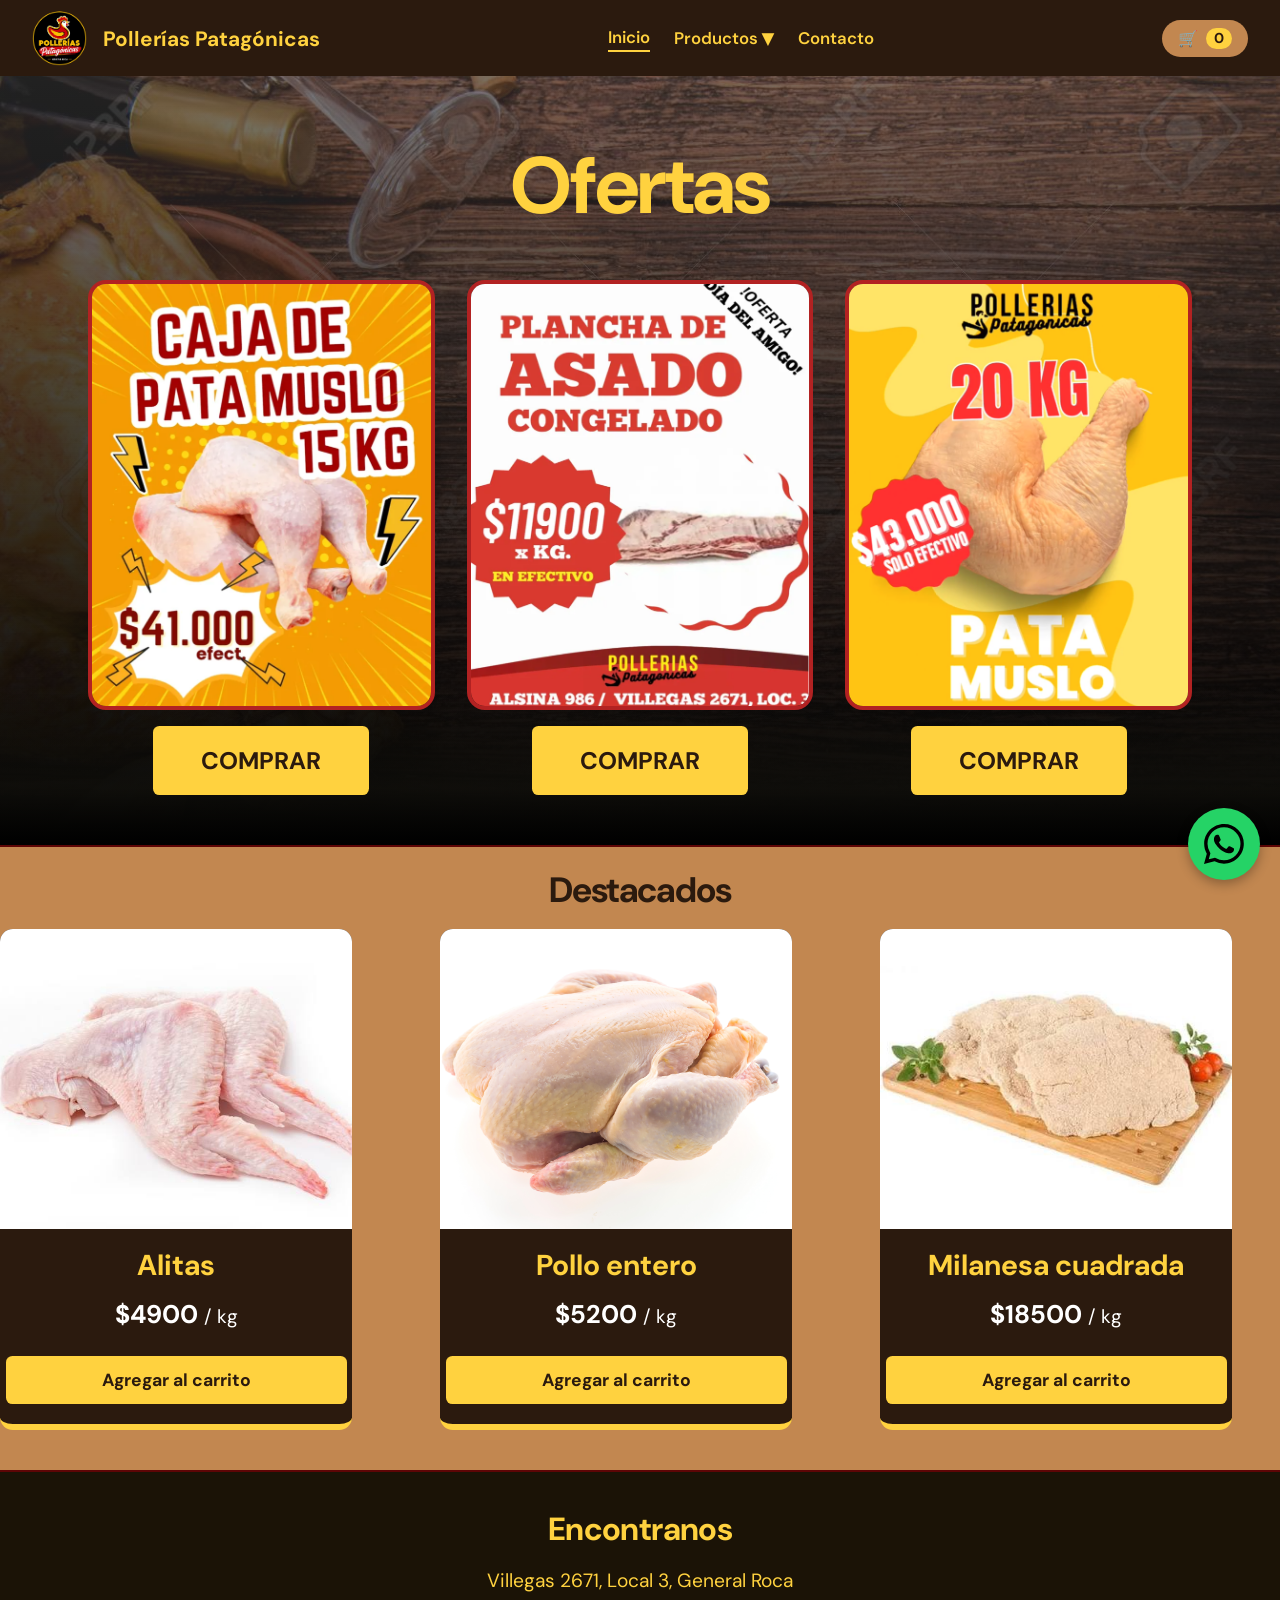
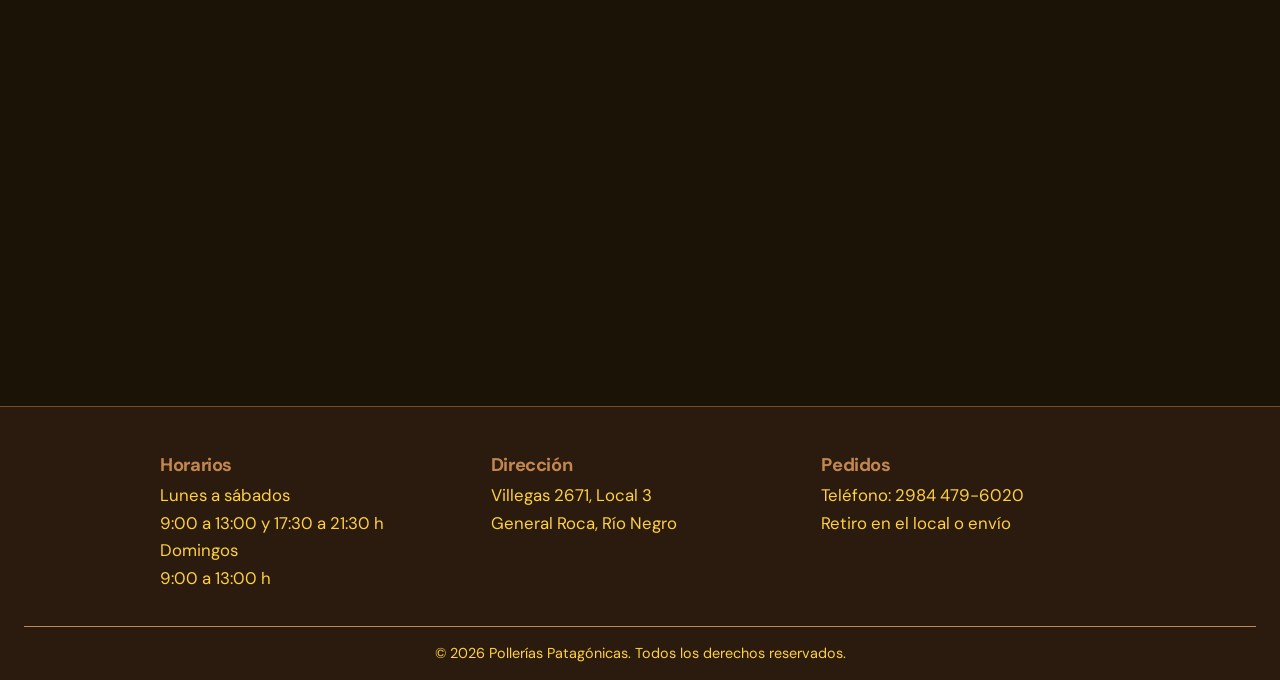
<file: index.html>
<!DOCTYPE html>
<html lang="es">

<head>
  <meta charset="UTF-8">
  <meta name="viewport" content="width=device-width, initial-scale=1.0">
  <title>Pollerias Patagónicas</title>
  <link rel="stylesheet" href="./estilo.css">
  <link rel="stylesheet" href="./inicio.css">
  <link rel="stylesheet" href="./nav/carrito/carrito.css">
  <link rel="icon" href="./img/logo.png" type="image/png">
</head>

<body>

  <a class="wsp-flotante" href="https://wa.me/5492984796020" target="_blank" rel="noopener"
    aria-label="Escribinos por WhatsApp"><img src="./img/whatsapp.svg" alt="WhatsApp" width="40"></a>

  <header class="header">
    <a href="#" class="marca">
      <img src="./img/logo.png" alt="Logo de Pollerías Patagónicas">
      <span>Pollerías Patagónicas</span>
    </a>
    <!-- Enlaces -->
    <nav class="menu" id="menu-principal">
      <a href="./index.html" class="menu-activo">Inicio</a>

      <div class="menu-desplegable">
        <a href="./nav/productos/productos.html" id="link-productos">Productos <span class="flecha-mobile">▼</span></a>
        
        <div class="submenu" id="submenu-productos">
          <a href="./nav/productos/productos.html" class="destacado-todos">Todos los productos</a>
          <a href="./nav/productos/productos.html?categoria=Pollo fresco">Pollo fresco</a>
          <a href="./nav/productos/productos.html?categoria=Milanesas">Milanesas</a>
          <a href="./nav/productos/productos.html?categoria=Especialidades">Especialidades</a>
          <a href="./nav/productos/productos.html?categoria=Rebozados">Rebozados</a>
          <a href="./nav/productos/productos.html?categoria=Congelados">Congelados</a>
          <a href="./nav/productos/productos.html?categoria=Cajas por mayor">Cajas por mayor</a>
          <a href="./nav/productos/productos.html?categoria=Vegetales">Vegetales</a>
          <a href="./nav/productos/productos.html?categoria=Frutas">Frutas</a>
        </div>
      </div>

      <a href="./nav/contactos/contacto.html">Contacto</a>
    </nav>
    <!-- Controles -->
    <div class="controles">
      <button class="btn-carrito" id="btn-carrito">
        🛒 <span class="badge" id="contador-carrito">0</span>
      </button>
      <button class="btn-menu" id="btn-menu">☰</button>
    </div>
  </header>

  <div class="portada">
    <main>
      <section class="hero">
      </section>
    </main>

    <div class="contenedor-productos">
      <h2 id="titulo-seccion">Ofertas</h2>

      <!-- SECCIÓN OFERTAS -->
      <section class="ofertas seccion-carrusel activa" id="seccion-ofertas">

        <article class="oferta">
          <img src="./img/oferta.png" alt="Caja Pata Muslo 15 kg">
          <button class="btn-agregar"
            onclick="window.agregarAlCarrito({id: 79, nombre: 'Caja Pata Muslo 15 KG (Efectivo)', precio: 41000, unidad: 'caja', img: './img/oferta.png'})">COMPRAR</button>
        </article>

        <article class="oferta">
          <img src="./img/oferta2.png" alt="Plancha de Asado">
          <button class="btn-agregar"
            onclick="window.agregarAlCarrito({id: 80, nombre: 'Plancha de Asado Congelado (Efectivo)', precio: 11900, unidad: 'kg', img: './img/oferta2.png'})">COMPRAR</button>
        </article>

        <article class="oferta">
          <img src="./img/oferta3.png" alt="Pata Muslo 20 kg">
          <button class="btn-agregar"
            onclick="window.agregarAlCarrito({id: 81, nombre: 'Pata Muslo 20 KG (Efectivo)', precio: 43000, unidad: 'caja', img: './img/oferta3.png'})">COMPRAR</button>
        </article>

      </section>

      <!-- SECCIÓN COMBOS -->
      <section class="ofertas seccion-carrusel activa" id="seccion-combos">

        <article class="oferta">
          <img src="./img/Combo mila express2.jpg" alt="Combo Mila Express">
          <button class="btn-agregar"
            onclick="window.agregarAlCarrito({id: 76, nombre: 'Combo Mila Express', precio: 14500, unidad: 'combo', img: './img/Combo mila express2.jpg'})">COMPRAR</button>
        </article>

        <article class="oferta">
          <img src="./img/Combo Freezer_ Pollo y Milanesa2.png" alt="Combo Freezer">
          <button class="btn-agregar"
            onclick="window.agregarAlCarrito({id: 77, nombre: 'Combo Freezer', precio: 28900, unidad: 'combo', img: './img/Combo Freezer_ Pollo y Milanesa2.png'})">COMPRAR</button>
        </article>

        <article class="oferta">
          <img src="./img/Combo marino de medallones crujientes2.png" alt="Combo Marino">
          <button class="btn-agregar"
            onclick="window.agregarAlCarrito({id: 78, nombre: 'Combo Marino', precio: 16900, unidad: 'combo', img: './img/Combo marino de medallones crujientes2.png'})">COMPRAR</button>
        </article>

      </section>
    </div>
  </div>

  <!-- BANNER DE PEDIDOS / CARRUSEL -->
  <section class="banner-pedidos banner-tienda" id="pedido">
    <h2>Destacados</h2>
    <div class="carrusel-tienda">
      <div class="grilla-tienda" id="contenedor-destacados"></div>
    </div>
  </section>

  <section class="ubicacion" id="contacto">
    <h2>Encontranos</h2>
    <p>Villegas 2671, Local 3, General Roca</p>
    <div class="mapa-recorte">
      <iframe src="https://www.google.com/maps/d/embed?mid=1s2DN_2YRrDKorl7WHrtTw4out-qkY5c&ehbc=2E312F" loading="lazy"
        allowfullscreen></iframe>
    </div>
  </section>

  <footer class="footer">
    <section class="info">
      <div>
        <h2>Horarios</h2>
        <p>Lunes a sábados</p>
        <p>9:00 a 13:00 y 17:30 a 21:30 h</p>
        <p>Domingos</p>
        <p>9:00 a 13:00 h</p>
      </div>
      <div>
        <h2>Dirección</h2>
        <p>Villegas 2671, Local 3</p>
        <p>General Roca, Río Negro</p>
      </div>
      <div>
        <h2>Pedidos</h2>
        <p>Teléfono: 2984 479-6020</p>
        <p>Retiro en el local o envío</p>
      </div>
    </section>
    <div class="footer-final">
      <p>© 2026 Pollerías Patagónicas. Todos los derechos reservados.</p>
    </div>
  </footer>

  <!-- ========== MÓDULO DEL CARRITO ========== -->
  <div class="overlay" id="overlay"></div>
  <div class="sidebar-carrito" id="sidebar-carrito">
    <div class="carrito-header">
      <h2>Mi Pedido</h2>
      <button class="btn-cerrar" id="btn-cerrar-carrito">&times;</button>
    </div>
    <!-- PASO 1: LISTA DE PRODUCTOS -->
    <div id="paso-productos" style="display: flex; flex-direction: column; flex: 1; overflow: hidden;">
      <div class="carrito-body" id="carrito-body">
        <div class="carrito-vacio">El carrito está vacío</div>
      </div>
      <div class="carrito-footer">
        <div id="mensaje-error"
          style="color: red; font-size: 0.9rem; text-align: center; display: none; margin-bottom: 0.5rem;">
          El carrito está vacío. Agregá productos primero.
        </div>
        <div class="total-carrito">
          <span>Subtotal:</span>
          <span id="precio-subtotal">$0</span>
        </div>
        <button class="btn btn-comprar" id="btn-continuar-compra">Siguiente: Datos de envío</button>
      </div>
    </div>
    <!-- PASO 2: FORMULARIO DE ENVÍO -->
    <div id="paso-checkout" style="display: none; flex-direction: column; flex: 1; overflow: hidden;">
      <div class="carrito-body" style="display: flex; flex-direction: column; gap: 1rem;">
        <h3 style="color: var(--marron); margin: 0;">Completá tus datos</h3>
        <div class="form-grupo">
          <label>Nombre y Apellido</label>
          <input type="text" id="form-nombre" placeholder="Ej: Juan Pérez" required>
        </div>
        <div class="form-grupo">
          <label>Dirección de Envío o "Retiro por local"</label>
          <input type="text" id="form-direccion" placeholder="Ej: San Martín 123" required>
        </div>
        <div class="form-grupo">
          <label>Aclaraciones (Opcional)</label>
          <input type="text" id="form-notas" placeholder="Ej: Timbre 2, sin sal...">
        </div>
        <div class="form-grupo" style="margin-top: 0.5rem;">
          <label for="selector-pago">Medio de pago:</label>
          <select id="selector-pago">
            <option value="efectivo">Efectivo (5% OFF)</option>
            <option value="transferencia">Transferencia / Tarjeta</option>
          </select>
        </div>
      </div>
      <div class="carrito-footer">
        <div class="descuento-carrito" id="fila-descuento" style="display: none;">
          <span>Descuento (5%)</span>
          <span id="precio-descuento">$0</span>
        </div>
        <div class="total-carrito">
          <span>Total Final:</span>
          <span id="precio-total">$0</span>
        </div>
        <button class="btn btn-comprar" id="btn-finalizar-compra" style="margin-bottom: 0.5rem;">Enviar pedido por
          WhatsApp</button>
        <button class="btn-secundario" id="btn-volver-carrito">Volver a los productos</button>
      </div>
    </div>
  </div>

  <!-- SCRIPT ORDENADO: Primero el carrito, después el inicio -->
  <script src="./nav/carrito/carrito.js"></script>
  <script src="./inicio.js"></script>
  <script src="./nav/menu.js"></script>
</body>

</html>
</file>
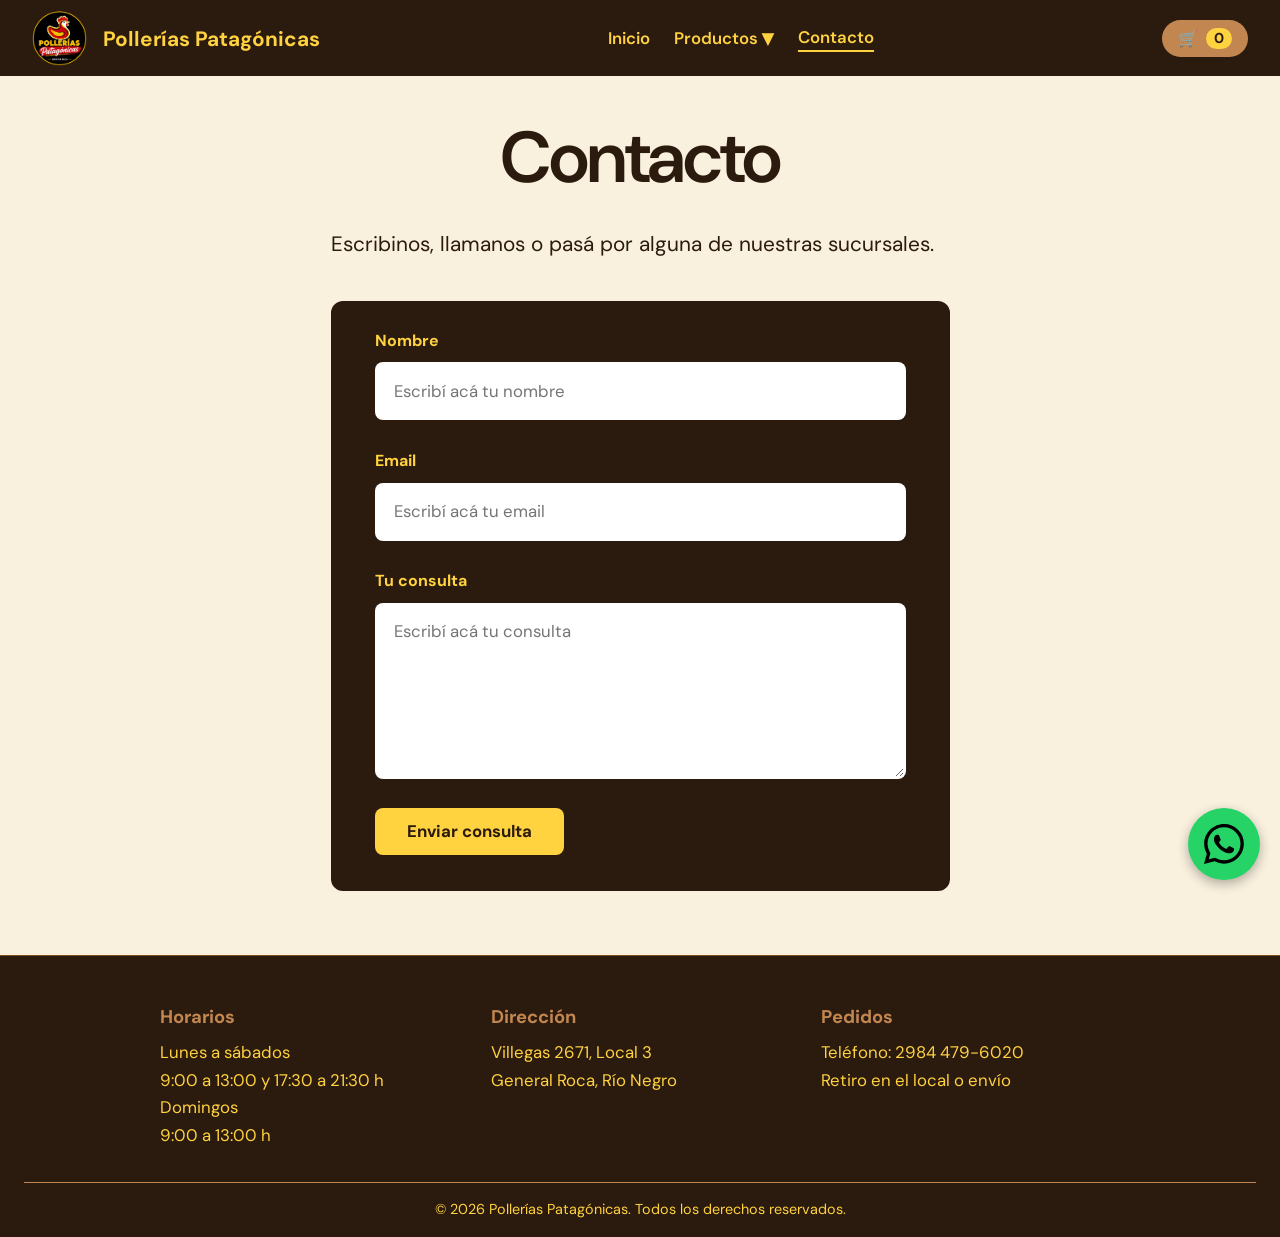
<file: nav/contactos/contacto.html>
<!DOCTYPE html>
<html lang="es">

<head>
    <meta charset="UTF-8">
    <meta name="viewport" content="width=device-width, initial-scale=1.0">
    <title>Contacto | Pollerías Patagónicas</title>
    <link rel="preconnect" href="https://fonts.googleapis.com">
    <link rel="preconnect" href="https://fonts.gstatic.com" crossorigin>
    <link href="https://fonts.googleapis.com/css2?family=DM+Sans:wght@400;700&display=swap" rel="stylesheet">
    <link rel="stylesheet" href="../../estilo.css">
    <link rel="stylesheet" href="./contacto.css">
    <link rel="stylesheet" href="../carrito/carrito.css">
    <link rel="icon" href="../../img/logo.png" type="image/png">
</head>

<body>

    <a class="wsp-flotante" href="https://wa.me/5492984796020" target="_blank" rel="noopener"
        aria-label="Escribinos por WhatsApp"><img src="../../img/whatsapp.svg" alt="WhatsApp" width="40"></a>

    <header class="header">
    <a href="../../index.html" class="marca">
      <img src="../../img/logo.png" alt="Logo">
      <span>Pollerías Patagónicas</span>
    </a>

    <!-- Enlaces -->
    <nav class="menu" id="menu-principal">
      <a href="../../index.html">Inicio</a>

      <div class="menu-desplegable">
        <a href="../../nav/productos/productos.html" id="link-productos">Productos <span class="flecha-mobile">▼</span></a>
        
        <div class="submenu" id="submenu-productos">
          <a href="../../nav/productos/productos.html" class="destacado-todos">Todos los productos</a>
          <a href="../../nav/productos/productos.html?categoria=Pollo fresco">Pollo fresco</a>
          <a href="../../nav/productos/productos.html?categoria=Milanesas">Milanesas</a>
          <a href="../../nav/productos/productos.html?categoria=Especialidades">Especialidades</a>
          <a href="../../nav/productos/productos.html?categoria=Rebozados">Rebozados</a>
          <a href="../../nav/productos/productos.html?categoria=Congelados">Congelados</a>
          <a href="../../nav/productos/productos.html?categoria=Cajas por mayor">Cajas por mayor</a>
          <a href="../../nav/productos/productos.html?categoria=Vegetales">Vegetales</a>
          <a href="../../nav/productos/productos.html?categoria=Frutas">Frutas</a>
        </div>
      </div>

      <a href="../../nav/contactos/contacto.html" class="menu-activo">Contacto</a>
    </nav>

    <!-- Controles -->
    <div class="controles">
      <button class="btn-carrito" id="btn-carrito">
        🛒 <span class="badge" id="contador-carrito">0</span>
      </button>
      <button class="btn-menu" id="btn-menu">☰</button>
    </div>
  </header>
  
    <main>

        <section class="contacto-hero wrap">
            <h1>Contacto</h1>
            <p class="tag">Escribinos, llamanos o pasá por alguna de nuestras sucursales.</p>
        </section>

        <section class="contacto-form" id="formulario">
            <div class="wrap-formulario">
                <form id="form-contacto" novalidate>
                    <div class="mb-3">
                        <label for="nombre" class="form-label">Nombre</label>
                        <input type="text" class="form-control" id="nombre" name="nombre"
                            placeholder="Escribí acá tu nombre" autocomplete="name" required>
                        <span class="error-feedback" id="error-nombre" aria-live="polite"></span>
                    </div>
                    <div class="mb-3">
                        <label for="email-consulta" class="form-label">Email</label>
                        <input type="email" class="form-control" id="email-consulta" name="email"
                            placeholder="Escribí acá tu email" autocomplete="email" inputmode="email" required>
                        <span class="error-feedback" id="error-email" aria-live="polite"></span>
                    </div>
                    <div class="mb-3">
                        <label for="consulta" class="form-label">Tu consulta</label>
                        <textarea class="form-control" id="consulta" name="consulta" rows="5"
                            placeholder="Escribí acá tu consulta" required></textarea>
                        <span class="error-feedback" id="error-consulta" aria-live="polite"></span>
                    </div>
                    <button type="submit" class="btn-solid">Enviar consulta</button>
                    <p id="estado" role="status" aria-live="polite"></p>
                </form>
            </div>
        </section>
    </main>

    <footer class="footer">
        <section class="info">
            <div>
                <h2>Horarios</h2>
                <p>Lunes a sábados</p>
                <p>9:00 a 13:00 y 17:30 a 21:30 h</p>
                <p>Domingos</p>
                <p>9:00 a 13:00 h</p>
            </div>
            <div>
                <h2>Dirección</h2>
                <p>Villegas 2671, Local 3</p>
                <p>General Roca, Río Negro</p>
            </div>
            <div>
                <h2>Pedidos</h2>
                <p>Teléfono: 2984 479-6020</p>
                <p>Retiro en el local o envío</p>
            </div>
        </section>
        <div class="footer-final">
            <p>© 2026 Pollerías Patagónicas. Todos los derechos reservados.</p>
        </div>
    </footer>

    <!-- ========== MÓDULO DEL CARRITO ========== -->
    <div class="overlay" id="overlay"></div>
    <div class="sidebar-carrito" id="sidebar-carrito">
        <div class="carrito-header">
            <h2>Mi Pedido</h2>
            <button class="btn-cerrar" id="btn-cerrar-carrito">&times;</button>
        </div>
        <!-- PASO 1: LISTA DE PRODUCTOS -->
        <div id="paso-productos" style="display: flex; flex-direction: column; flex: 1; overflow: hidden;">
            <div class="carrito-body" id="carrito-body">
                <div class="carrito-vacio">El carrito está vacío</div>
            </div>
            <div class="carrito-footer">
                <div id="mensaje-error"
                    style="color: red; font-size: 0.9rem; text-align: center; display: none; margin-bottom: 0.5rem;">
                    El carrito está vacío. Agregá productos primero.
                </div>
                <div class="total-carrito">
                    <span>Subtotal:</span>
                    <span id="precio-subtotal">$0</span>
                </div>
                <button class="btn btn-comprar" id="btn-continuar-compra">Siguiente: Datos de envío</button>
            </div>
        </div>
        <!-- PASO 2: FORMULARIO DE ENVÍO -->
        <div id="paso-checkout" style="display: none; flex-direction: column; flex: 1; overflow: hidden;">
            <div class="carrito-body" style="display: flex; flex-direction: column; gap: 1rem;">
                <h3 style="color: var(--marron); margin: 0;">Completá tus datos</h3>
                <div class="form-grupo">
                    <label>Nombre y Apellido</label>
                    <input type="text" id="form-nombre" placeholder="Ej: Juan Pérez" required>
                </div>
                <div class="form-grupo">
                    <label>Dirección de Envío o "Retiro por local"</label>
                    <input type="text" id="form-direccion" placeholder="Ej: San Martín 123" required>
                </div>
                <div class="form-grupo">
                    <label>Aclaraciones (Opcional)</label>
                    <input type="text" id="form-notas" placeholder="Ej: Timbre 2, sin sal...">
                </div>
                <div class="form-grupo" style="margin-top: 0.5rem;">
                    <label for="selector-pago">Medio de pago:</label>
                    <select id="selector-pago">
                        <option value="efectivo">Efectivo (5% OFF)</option>
                        <option value="transferencia">Transferencia / Tarjeta</option>
                    </select>
                </div>
            </div>
            <div class="carrito-footer">
                <div class="descuento-carrito" id="fila-descuento" style="display: none;">
                    <span>Descuento (5%)</span>
                    <span id="precio-descuento">$0</span>
                </div>
                <div class="total-carrito">
                    <span>Total Final:</span>
                    <span id="precio-total">$0</span>
                </div>
                <button class="btn btn-comprar" id="btn-finalizar-compra" style="margin-bottom: 0.5rem;">Enviar pedido
                    por WhatsApp</button>
                <button class="btn-secundario" id="btn-volver-carrito">Volver a los productos</button>
            </div>
        </div>
    </div>
    <script src="../carrito/carrito.js"></script>
    <script src="./contacto.js"></script>
    <script src="../menu.js"></script>
</body>

</html>
</file>
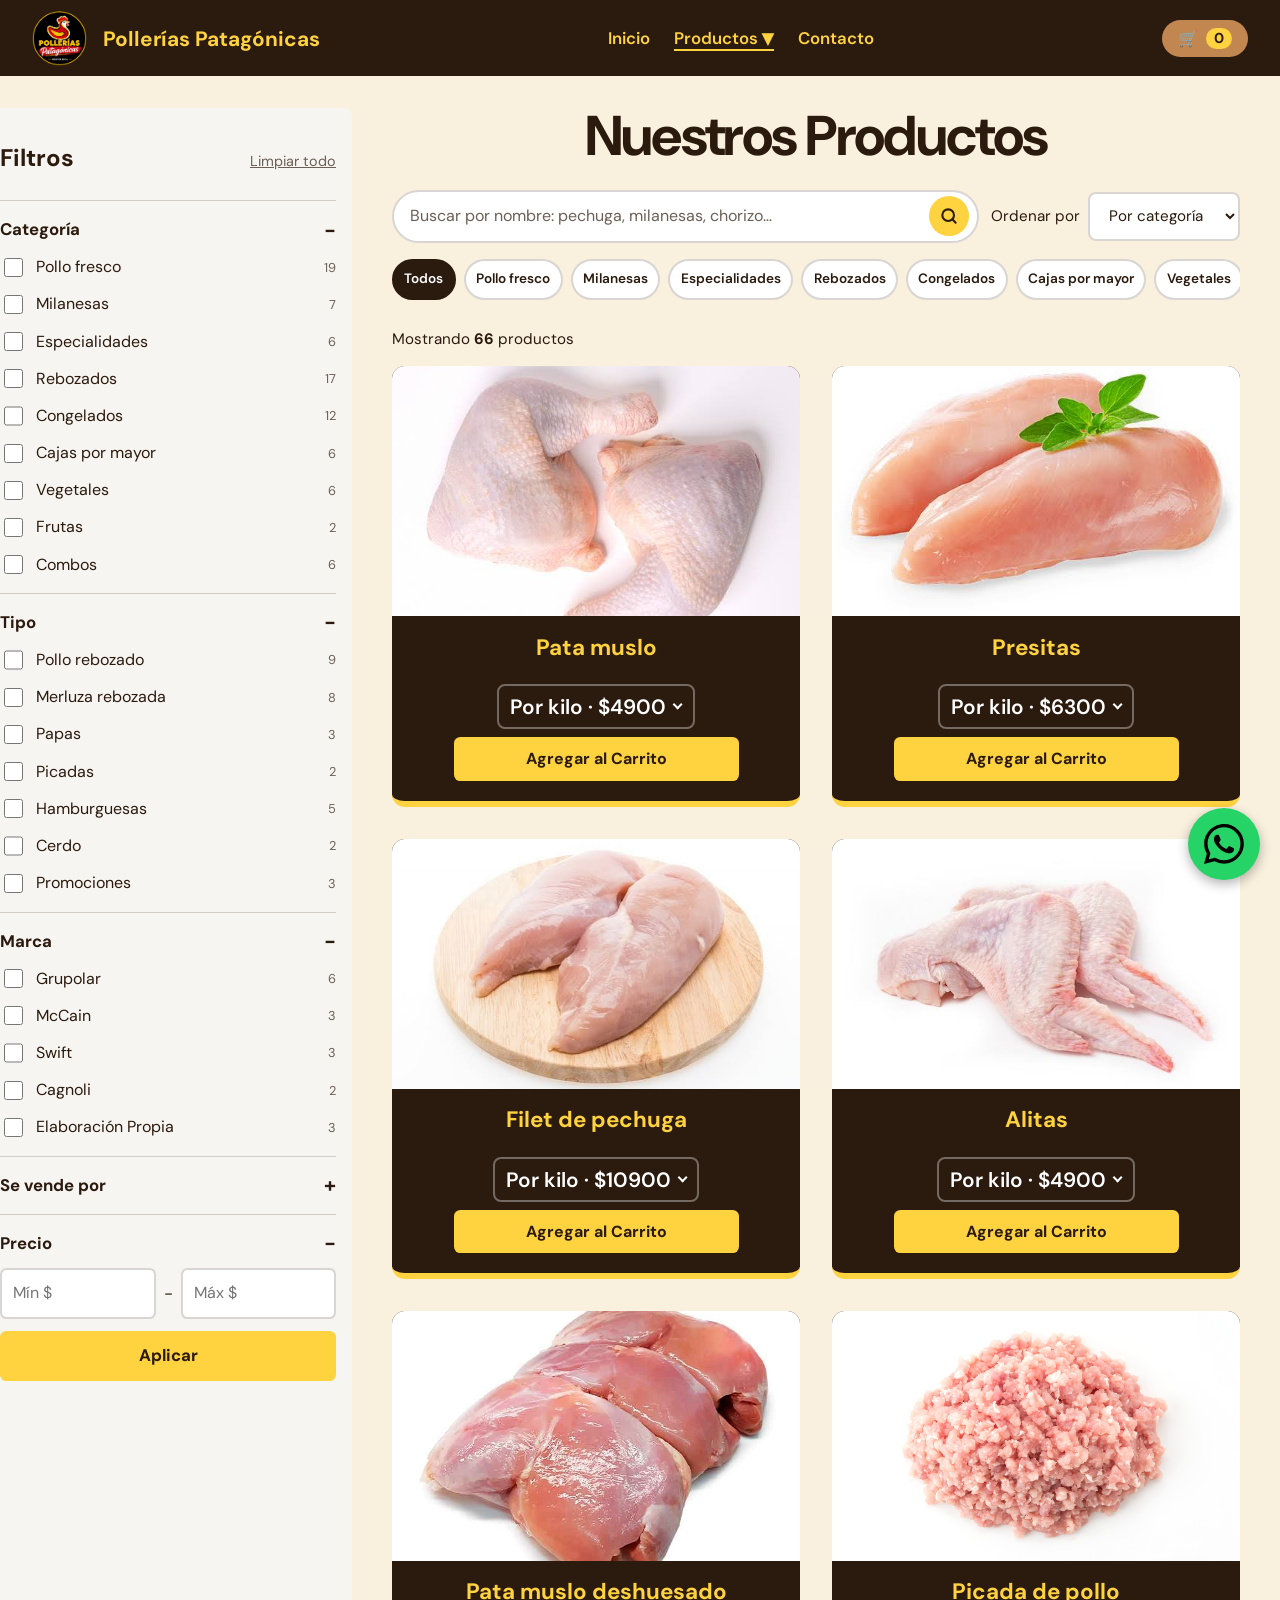
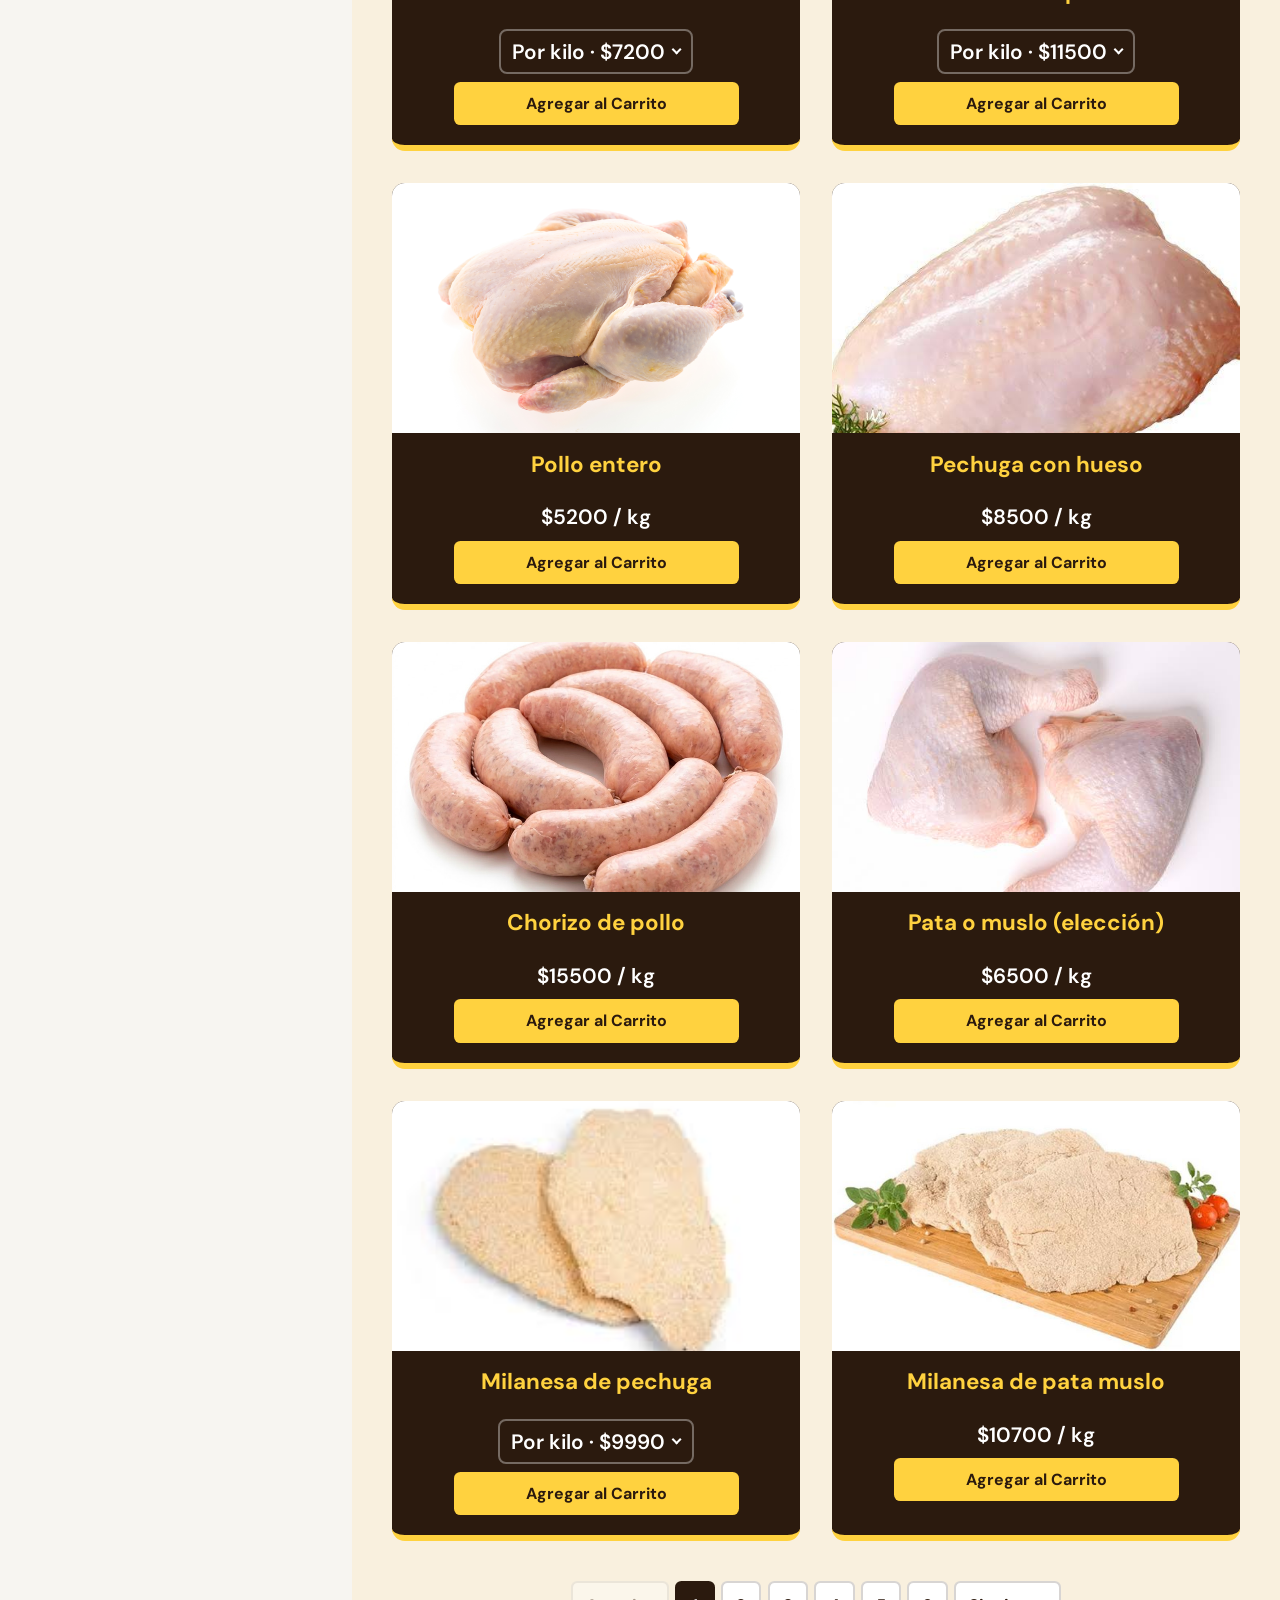
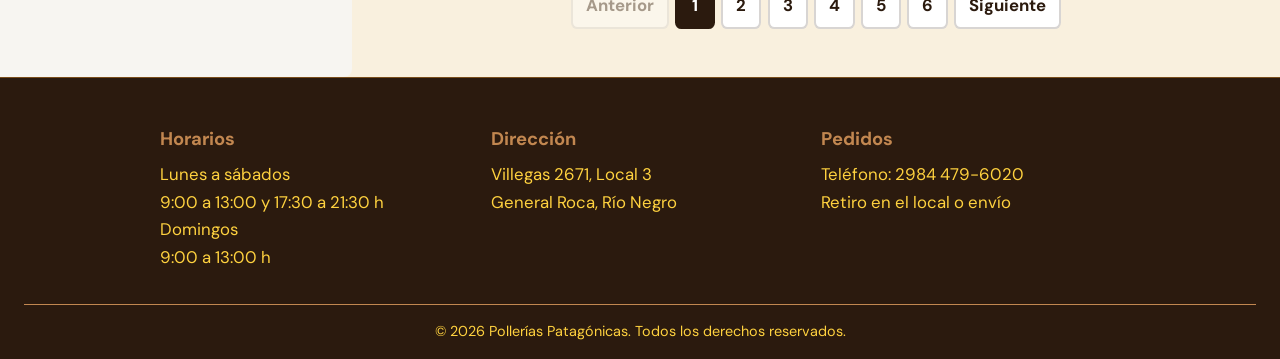
<file: nav/productos/productos.html>
<!DOCTYPE html>
<html lang="es">

<head>
    <meta charset="UTF-8">
    <meta name="viewport" content="width=device-width, initial-scale=1.0">
    <title>Productos - Pollerías Patagónicas</title>
    <link rel="stylesheet" href="../../estilo.css">
    <link rel="stylesheet" href="./productos.css">
    <link rel="stylesheet" href="../carrito/carrito.css">
    <link rel="icon" href="../../img/logo.png" type="image/png">
    <link rel="stylesheet" href="https://fonts.googleapis.com/css2?family=DM+Sans:wght@400;600;700&display=swap">
</head>

<body>
    <header class="header">
    <a href="../../index.html" class="marca">
      <img src="../../img/logo.png" alt="Logo">
      <span>Pollerías Patagónicas</span>
    </a>

    <!-- Enlaces -->
    <nav class="menu" id="menu-principal">
      <a href="../../index.html">Inicio</a>

      <div class="menu-desplegable">
        <a href="./productos.html" id="link-productos" class="menu-activo">Productos <span class="flecha-mobile">▼</span></a>
        
        <div class="submenu" id="submenu-productos">
          <a href="./productos.html" class="destacado-todos">Todos los productos</a>
          <a href="./productos.html?categoria=Pollo fresco">Pollo fresco</a>
          <a href="./productos.html?categoria=Milanesas">Milanesas</a>
          <a href="./productos.html?categoria=Especialidades">Especialidades</a>
          <a href="./productos.html?categoria=Rebozados">Rebozados</a>
          <a href="./productos.html?categoria=Congelados">Congelados</a>
          <a href="./productos.html?categoria=Cajas por mayor">Cajas por mayor</a>
          <a href="./productos.html?categoria=Vegetales">Vegetales</a>
          <a href="./productos.html?categoria=Frutas">Frutas</a>
        </div>
      </div>

      <a href="../../nav/contactos/contacto.html">Contacto</a>
    </nav>

    <!-- Controles -->
    <div class="controles">
      <button class="btn-carrito" id="btn-carrito">
        🛒 <span class="badge" id="contador-carrito">0</span>
      </button>
      <button class="btn-menu" id="btn-menu">☰</button>
    </div>
  </header>

    <!-- Main -->
    <main class="tienda">
        <!-- Fondo oscuro detrás del panel de filtros (solo celular) -->
        <div class="filtros-overlay" id="filtros-overlay"></div>
        <div class="tienda-layout">
            <!-- Filtros laterales -->
            <aside class="filtros" id="panel-filtros" aria-label="Filtros de productos">
                <div class="filtros-titulo">
                    <h2>Filtros</h2>
                    <button type="button" class="btn-limpiar" id="btn-limpiar-filtros">Limpiar todo</button>
                </div>

                <!-- Categoría, Tipo y Marca se generan solos desde productos.json -->
                <details class="grupo-filtro" open>
                    <summary>Categoría</summary>
                    <div class="opciones" id="filtro-categorias"></div>
                </details>

                <details class="grupo-filtro" open>
                    <summary>Tipo</summary>
                    <div class="opciones" id="filtro-tipos"></div>
                </details>

                <details class="grupo-filtro" open>
                    <summary>Marca</summary>
                    <div class="opciones" id="filtro-marcas"></div>
                </details>

                <details class="grupo-filtro">
                    <summary>Se vende por</summary>
                    <div class="opciones">
                        <label class="opcion"><input type="radio" name="venta" value="todos" checked> Todos</label>
                        <label class="opcion"><input type="radio" name="venta" value="kg"> Por kilo</label>
                        <label class="opcion"><input type="radio" name="venta" value="otros"> Packs, unidades y
                            cajas</label>
                    </div>
                </details>

                <details class="grupo-filtro" open>
                    <summary>Precio</summary>
                    <div class="rango-precio">
                        <input type="number" id="precio-min" min="0" placeholder="Mín $" aria-label="Precio mínimo">
                        <span>-</span>
                        <input type="number" id="precio-max" min="0" placeholder="Máx $" aria-label="Precio máximo">
                    </div>
                    <button type="button" class="btn-aplicar" id="btn-aplicar-precio">Aplicar</button>
                </details>

                <!-- Solo se ve en celular: cierra el panel -->
                <button type="button" class="btn-aplicar btn-ver-productos" id="btn-cerrar-filtros">Ver productos</button>
            </aside>

            <div class="tienda-contenido">
                <div class="tienda-titulo" style="text-align: center;">
                    <h1 class="titulo-seccion">Nuestros Productos</h1>
                </div>
                <br>
                <!-- Buscador y orden -->
                <div class="barra-tienda">
                    <div class="buscador" role="search">
                        <input type="search" id="buscar-producto"
                            placeholder="Buscar por nombre: pechuga, milanesas, chorizo…"
                            aria-label="Buscar producto por nombre">
                        <button type="button" class="btn-lupa" aria-label="Buscar">
                            <svg viewBox="0 0 24 24" fill="none" stroke="currentColor" stroke-width="2.5"
                                stroke-linecap="round" aria-hidden="true">
                                <circle cx="11" cy="11" r="7"></circle>
                                <path d="M20 20l-4-4"></path>
                            </svg>
                        </button>
                    </div>

                    <button type="button" class="btn-filtros" id="btn-abrir-filtros"
                        aria-controls="panel-filtros" aria-expanded="false">
                        <svg viewBox="0 0 24 24" width="18" height="18" fill="none" stroke="currentColor"
                            stroke-width="2.5" stroke-linecap="round" aria-hidden="true">
                            <path d="M4 7h10M18 7h2M4 17h2M10 17h10"></path>
                            <circle cx="16" cy="7" r="2"></circle>
                            <circle cx="8" cy="17" r="2"></circle>
                        </svg>
                        Filtros
                    </button>

                    <label class="orden">
                        Ordenar por
                        <select id="orden-productos">
                            <option value="catalogo">Por categoría</option>
                            <option value="precio-asc">Menor precio</option>
                            <option value="precio-desc">Mayor precio</option>
                            <option value="nombre">Nombre (A-Z)</option>
                        </select>
                    </label>
                </div>

                <!-- Categorías rápidas -->
                <div class="chips" id="chips-categorias" aria-label="Categorías"></div>

                <p class="resultados-info">Mostrando <strong id="total-resultados">12</strong> productos</p>

                <!-- Grilla donde se inyectan los productos con JS -->
                <div class="grilla-tienda" id="contenedor-productos">
                </div>

                <!-- Paginación (la genera productos.js) -->
                <nav class="paginacion" id="paginacion" aria-label="Páginas de productos"></nav>
            </div>
        </div>
    </main>

    <!-- Footer -->
    <footer class="footer">
        <section class="info">
            <div>
                <h2>Horarios</h2>
                <p>Lunes a sábados</p>
                <p>9:00 a 13:00 y 17:30 a 21:30 h</p>
                <p>Domingos</p>
                <p>9:00 a 13:00 h</p>
            </div>
            <div>
                <h2>Dirección</h2>
                <p>Villegas 2671, Local 3</p>
                <p>General Roca, Río Negro</p>
            </div>
            <div>
                <h2>Pedidos</h2>
                <p>Teléfono: 2984 479-6020</p>
                <p>Retiro en el local o envío</p>
            </div>
        </section>
        <div class="footer-final">
            <p>© 2026 Pollerías Patagónicas. Todos los derechos reservados.</p>
        </div>
    </footer>

    <!-- WhatsApp Flotante -->
    <a class="wsp-flotante" href="https://wa.me/5492984796020" target="_blank" rel="noopener"
        aria-label="Escribinos por WhatsApp"><img src="../../img/whatsapp.svg" alt="WhatsApp" width="40"></a>

    <!-- MÓDULO DEL CARRITO -->
    <div class="overlay" id="overlay"></div>
    <div class="sidebar-carrito" id="sidebar-carrito">
        <div class="carrito-header">
            <h2>Mi Pedido</h2>
            <button class="btn-cerrar" id="btn-cerrar-carrito">&times;</button>
        </div>
        <!-- LISTA DE PRODUCTOS -->
        <div id="paso-productos" style="display: flex; flex-direction: column; flex: 1; overflow: hidden;">
            <div class="carrito-body" id="carrito-body">
                <div class="carrito-vacio">El carrito está vacío</div>
            </div>
            <div class="carrito-footer">
                <div id="mensaje-error"
                    style="color: red; font-size: 0.9rem; text-align: center; display: none; margin-bottom: 0.5rem;">
                    El carrito está vacío. Agregá productos primero.
                </div>
                <div class="total-carrito">
                    <span>Subtotal:</span>
                    <span id="precio-subtotal">$0</span>
                </div>
                <button class="btn btn-comprar" id="btn-continuar-compra">Siguiente: Datos de envío</button>
            </div>
        </div>
        <!-- FORMULARIO DE ENVÍO -->
        <div id="paso-checkout" style="display: none; flex-direction: column; flex: 1; overflow: hidden;">
            <div class="carrito-body" style="display: flex; flex-direction: column; gap: 1rem;">
                <h3 style="color: var(--marron); margin: 0;">Completá tus datos</h3>
                <div class="form-grupo">
                    <label>Nombre y Apellido</label>
                    <input type="text" id="form-nombre" placeholder="Ej: Juan Pérez" required>
                </div>
                <div class="form-grupo">
                    <label>Dirección de Envío o "Retiro por local"</label>
                    <input type="text" id="form-direccion" placeholder="Ej: San Martín 123" required>
                </div>
                <div class="form-grupo">
                    <label>Aclaraciones (Opcional)</label>
                    <input type="text" id="form-notas" placeholder="Ej: Timbre 2, sin sal...">
                </div>
                <div class="form-grupo" style="margin-top: 0.5rem;">
                    <label for="selector-pago">Medio de pago:</label>
                    <select id="selector-pago">
                        <option value="efectivo">Efectivo (5% OFF)</option>
                        <option value="transferencia">Transferencia / Tarjeta</option>
                    </select>
                </div>
            </div>
            <div class="carrito-footer">
                <div class="descuento-carrito" id="fila-descuento" style="display: none;">
                    <span>Descuento (5%)</span>
                    <span id="precio-descuento">$0</span>
                </div>
                <div class="total-carrito">
                    <span>Total Final:</span>
                    <span id="precio-total">$0</span>
                </div>
                <button class="btn btn-comprar" id="btn-finalizar-compra" style="margin-bottom: 0.5rem;">Enviar pedido
                    por WhatsApp</button>
                <button class="btn-secundario" id="btn-volver-carrito">Volver a los productos</button>
            </div>
        </div>
    </div>
    <script src="../carrito/carrito.js"></script>
<script src="./productos.js"></script>
    <script src="../menu.js"></script>
    <script>
        // Panel de filtros desplegable (celular)
        (function () {
            const panel = document.getElementById("panel-filtros");
            const overlay = document.getElementById("filtros-overlay");
            const abrir = document.getElementById("btn-abrir-filtros");
            const cerrar = document.getElementById("btn-cerrar-filtros");
            if (!panel || !overlay || !abrir || !cerrar) return;

            function setAbierto(valor) {
                panel.classList.toggle("abierto", valor);
                overlay.classList.toggle("visible", valor);
                abrir.setAttribute("aria-expanded", String(valor));
                document.body.style.overflow = valor ? "hidden" : "";
            }

            abrir.addEventListener("click", () => setAbierto(true));
            cerrar.addEventListener("click", () => setAbierto(false));
            overlay.addEventListener("click", () => setAbierto(false));
            document.addEventListener("keydown", (e) => {
                if (e.key === "Escape") setAbierto(false);
            });
            // Si se agranda la pantalla, el panel vuelve a ser fijo a la izquierda
            window.matchMedia("(min-width: 56.01rem)").addEventListener("change", (e) => {
                if (e.matches) setAbierto(false);
            });
        })();
    </script>
</body>

</html>
</file>
<file: estilo.css>
@import url("https://fonts.googleapis.com/css2?family=DM+Sans:wght@400;600;700&display=swap");

/* Base */
:root {
  --amarillo: #ffd23f;
  --naranja: #c28750;
  --marron: #2b1a0e;
}

* {
  box-sizing: border-box;
}

body {
  margin: 0;
  min-height: 100vh;
  display: flex;
  flex-direction: column;
  background: rgb(249, 240, 222) !important;
  color: var(--marron);
  font-family: "DM Sans", system-ui, sans-serif;
  font-size: 1.05rem;
  line-height: 1.5;
}

main {
  flex: 1;
  max-width: 60rem;
  margin: 0 auto;
  padding: 0 1.5rem;
}

h1 {
  font-size: clamp(2.5rem, 8vw, 5rem);
  font-weight: 700;
  letter-spacing: -0.03em;
  line-height: 1;
  margin: 0;
}

h2 {
  font-size: 1rem;
  font-weight: 700;
  margin: 0 0 1rem;
}

/* Botones */
.btn {
  display: inline-block;
  padding: 0.9rem 1.6rem;
  background: var(--marron);
  color: var(--amarillo);
  font-weight: 700;
  text-decoration: none;
  border-radius: 0.4rem;
}

.btn:hover {
  background: #000;
}

.btn:focus-visible {
  outline: 3px solid var(--marron);
  outline-offset: 3px;
}

.wsp-flotante {
  position: fixed;
  right: 1.25rem;
  bottom: 1.25rem;
  width: 4.5rem;
  height: 4.5rem;
  display: flex;
  align-items: center;
  justify-content: center;
  font-size: 2.6rem;
  background: #25d366;
  border-radius: 50%;
  text-decoration: none;
  box-shadow: 0 4px 12px rgba(0, 0, 0, 0.3);
  z-index: 100;
}

/* Header */
.header {
  display: flex;
  align-items: center;
  justify-content: space-between;
  flex-wrap: wrap;
  gap: 2rem;
  background: var(--marron);
  padding: 0.6rem 2rem;
  position: sticky;
  top: 0;
  z-index: 100;
}

/* Orden */
.marca {
  order: 1;
  display: flex;
  align-items: center;
  gap: 1rem;
  color: var(--amarillo);
  text-decoration: none;
  font-size: 1.3rem;
  font-weight: 700;
}

.marca img {
  width: 55px;
  height: 55px;
  object-fit: cover;
  border-radius: 50%;
}

.marca:hover {
  transform: scale(1.04);
  transition-duration: 100ms;
}

.menu {
  order: 2;
  display: flex;
  align-items: center;
  gap: 1.5rem;
}

.menu a {
  color: var(--amarillo);
  text-decoration: none;
  font-weight: 600;
  transition: color 0.2s;
}

.menu a:hover {
  color: var(--naranja);
  border-bottom: var(--naranja) 0.15rem solid;
}

.menu-activo {
  border-bottom: var(--amarillo) solid 0.15rem;
}

/* Desplegable */
.menu-desplegable {
  position: relative;
  display: inline-block;
  padding: 1rem 0;
}

.submenu {
  display: none;
  position: absolute;
  top: 100%;
  left: 50%;
  transform: translateX(-50%);
  background-color: var(--marron);
  min-width: 220px;
  border-radius: 0.5rem;
  box-shadow: 0 8px 16px rgba(0,0,0,0.5);
  z-index: 1000;
  padding: 1rem 0;
  flex-direction: column;
  gap: 0.5rem;
}

.menu-desplegable:hover .submenu {
  display: flex;
}

.submenu a {
  padding: 0.5rem 1.5rem;
  color: white;
  text-decoration: none;
  font-size: 0.95rem;
  font-weight: 500;
  transition: color 0.2s;
  border: none;
}

.submenu a:hover {
  background-color: var(--amarillo);
  color: var(--marron);
}

/* Controles */
.controles {
  order: 3;
  display: flex;
  align-items: center;
  gap: 1rem;
}

/* Carrito */
.btn-carrito {
  display: flex;
  align-items: center;
  gap: 0.5rem;
  background: var(--naranja);
  color: white;
  border: none;
  padding: 0.5rem 1rem;
  border-radius: 2rem;
  font-family: inherit;
  font-size: 1rem;
  font-weight: 700;
  cursor: pointer;
  transition: background 0.2s;
}

.btn-carrito:hover {
  background: #af9e8e;
}

.badge {
  background: var(--amarillo);
  color: var(--marron);
  padding: 0.1rem 0.5rem;
  border-radius: 1rem;
  font-size: 0.9rem;
}

/* Menu */
.btn-menu {
  display: none;
  background: none;
  border: none;
  color: var(--amarillo);
  font-size: 2.2rem;
  cursor: pointer;
  padding: 0;
}

/* Tarjetas */
.tarjeta-producto {
  flex: 0 0 18rem;
  scroll-snap-align: start;
  background: var(--marron);
  color: var(--amarillo);
  border-radius: 0.8rem;
  border-bottom: 6px solid var(--amarillo);
  overflow: hidden;
  text-align: center;
  padding-bottom: 1.25rem;
  margin-right: 1.5rem;
}

.tarjeta-producto img {
  display: block;
  width: 100%;
  height: 250px;
  object-fit: cover;
}

.tarjeta-producto h3 {
  font-size: 1.4rem;
  margin: 0.9rem 0.5rem 0;
  display: -webkit-box;
  -webkit-line-clamp: 2;
  -webkit-box-orient: vertical;
  overflow: hidden;
  min-height: 2.4em;
}

.tarjeta-producto .precio {
  font-size: 1.6rem;
  font-weight: 700;
  margin: 0 0 0.9rem;
  color: white;
}

.tarjeta-producto .precio small {
  font-size: 0.8rem;
  font-weight: 400;
}

.producto-precio {
  color: white;
  font-weight: 600 !important;
  font-size: 1.3rem;
}

.tarjeta-producto .btn-agregar {
  margin-top: 0.5rem;
  background: var(--amarillo);
  color: var(--marron);
  border: none;
  border-radius: 0.4rem;
  padding: 0.7rem 4.5rem;
  font-family: inherit;
  font-size: 1rem;
  font-weight: 700;
  cursor: pointer;
  transition: background 0.2s, transform 0.15s;
}

.tarjeta-producto .btn-agregar:hover {
  background: #fff;
  transform: scale(1.04);
}

/* Placeholder */
.img-placeholder {
  display: flex;
  align-items: center;
  justify-content: center;
  width: 100%;
  height: 250px;
  background: color-mix(in srgb, var(--amarillo) 14%, var(--marron));
  font-size: clamp(3.5rem, 7vw, 5rem);
  line-height: 1;
  user-select: none;
}

/* Footer */
.footer {
  border-top: 0.1rem solid rgb(122, 78, 27);
  background: var(--marron);
  color: var(--amarillo);
  padding: 2rem 1.5rem 1rem;
}

.footer .info {
  max-width: 60rem;
  margin: 0 auto;
  padding: 1rem 0 2rem;
  background: transparent;
  display: grid;
  grid-template-columns: repeat(auto-fit, minmax(min(100%, 15rem), 1fr));
  gap: 2rem;
}

.footer .info h2 {
  font-size: 1.15rem;
  margin: 0 0 0.5rem;
  color: var(--naranja);
}

.footer .info p {
  margin: 0.15rem 0;
}

.footer-final {
  text-align: center;
  border-top: 1px solid var(--naranja);
  padding-top: 1rem;
}

.footer-final p {
  margin: 0;
  font-size: 0.9rem;
}

/* Mobile */
@media (max-width: 768px) {
  .header {
    padding: 0.8rem 1rem;
    flex-wrap: nowrap !important; 
    gap: 0.5rem;
  }
  
  .marca {
    font-size: 0.95rem !important; 
    gap: 0.4rem !important;
    white-space: nowrap; 
    overflow: hidden; 
    text-overflow: ellipsis;
  }
  
  .marca img {
    width: 35px !important;
    height: 35px !important;
    flex-shrink: 0;
  }

  .controles {
    order: 2; 
    gap: 0.5rem;
    flex-shrink: 0; 
  }
  
  .btn-carrito {
    padding: 0.4rem 0.6rem !important;
    font-size: 0.9rem !important;
  }

  .btn-menu {
    display: block !important;
    font-size: 1.8rem !important;
  }

  .menu {
    position: fixed;
    top: 0;
    right: -100%;
    width: 60%; 
    max-width: 250px;
    height: 100vh;
    background: var(--marron); 
    display: flex;
    flex-direction: column;
    align-items: center; 
    padding: 5rem 1rem 2rem;
    box-shadow: -4px 0 15px rgba(0, 0, 0, 0.6);
    transition: right 0.3s ease;
    z-index: -1; 
    margin: 0;
    overflow-y: auto;
  }
  
  .menu.abierto {
    right: 0;
  }

  .menu > a, .menu-desplegable > a {
    color: var(--amarillo);
    font-weight: 700;
    font-size: 1.1rem;
    padding: 0.8rem 0;
    margin: 0.5rem 0;
    border-bottom: 1px solid var(--amarillo); 
    text-align: center;
    width: max-content; 
  }

  .menu-desplegable {
    display: flex;
    flex-direction: column;
    align-items: center;
    width: 100%;
    padding: 0;
  }

  .menu-desplegable:hover .submenu {
    display: none; 
  }

  .submenu {
    position: static; 
    background: transparent;
    box-shadow: none;
    padding: 0;
    width: 100%;
    transform: none;
    border-radius: 0;
    max-height: 0;
    overflow: hidden;
    transition: max-height 0.3s ease;
    display: flex;
    flex-direction: column;
    align-items: center;
  }
  
  .submenu.desplegado {
    display: flex !important;
    max-height: 600px; 
    margin-top: 1rem;
  }

  .submenu a {
    color: #fff; 
    padding: 0.8rem 0;
    font-size: 0.95rem;
    border-bottom: 1px solid rgba(255, 210, 63, 0.2);
    text-align: center;
    width: 90%;
  }
  .submenu a.destacado-todos {
    color: var(--amarillo);
    font-weight: 700;
    border-bottom: 1px solid var(--amarillo);
  }

  .flecha-mobile {
    display: inline-block;
    transition: transform 0.3s;
    font-size: 0.8rem;
    margin-left: 0.3rem;
  }

  .menu-desplegable.activo .flecha-mobile {
    transform: rotate(180deg); 
  }
}

@media (max-width: 600px) {
  .marca {
    font-size: 1.1rem;
  }
  
  .marca img {
    width: 45px;
    height: 45px;
  }
  
  .footer {
    padding: 1.5rem 1rem;
  }
}
</file>
<file: inicio.css>
/* PORTADA PRINCIPAL */
h2 {
  font-size: clamp(1.6rem, 4vw, 2.2rem);
  letter-spacing: -0.02em;
  line-height: 1.1;
  margin: 0 0 0.6rem;
}

#pedido h2 {
  margin-top: 0%;
}

.portada {
  position: relative;
  isolation: isolate;
}
.portada::before {
  content: "";
  position: absolute;
  inset: 0;
  z-index: -2;
  background:
    linear-gradient(rgba(51, 51, 51, 0.65), rgba(0, 0, 0, 1)),
    url("./img/fondo_pollo.png") left center / cover no-repeat;
}
.portada::after {
  content: "";
  position: absolute;
  inset: auto 0 0;
  height: 10rem;
  z-index: -1;
  pointer-events: none;
  background: linear-gradient(
    to bottom,
    rgba(255, 210, 63, 0) 0%,
    rgba(20, 19, 14, 0.6) 65%,
    rgb(0, 0, 0) 100%
  );
}
.portada main,
.portada .ofertas {
  position: relative;
  z-index: 1;
}
.hero {
  padding: 4rem 0 0;
  text-align: center;
}
.portada .hero h1 {
  color: #fff;
}
.descripcion {
  font-size: 1.3rem;
  max-width: 36rem;
  margin: 1.5rem auto 2rem;
}
.portada .descripcion {
  color: var(--amarillo);
}
.portada .btn {
  background: var(--amarillo);
  color: var(--marron);
}
.portada .btn:hover {
  background: #fff;
}

/* SECCIÓN OFERTAS */
#titulo-seccion {
  text-align: center;
  font-size: 5rem;
  margin: 0.1rem 0;
  color: var(--amarillo);
}
.ofertas {
  display: grid;
  grid-template-columns: repeat(3, minmax(0, 1fr));
  gap: 2rem;
  max-width: 90%;
  margin: 50px auto;
  padding: 0 1.5rem;
  box-sizing: border-box;
}
.oferta {
  display: flex;
  flex-direction: column;
  align-items: center;
  width: 100%;
  min-width: 0;
  gap: 1rem;
}

.oferta img {
  display: block;
  width: 100%;
  height: auto;
  object-fit: contain;
  border: firebrick 4px solid;
  border-radius: 18px;
  box-sizing: border-box;
  background: transparent;
  outline-offset: -5px;
}
.oferta .btn-agregar {
  background: var(--amarillo);
  color: var(--marron);
  border: none;
  border-radius: 0.4rem;
  padding: 1.2rem 3rem;
  font-family: inherit;
  font-size: 1.5rem;
  font-weight: 700;
  cursor: pointer;
  transition:
    background 0.2s,
    transform 0.15s;
}
.oferta .btn-agregar:hover {
  background: #f5ecec;
  transform: scale(1.04);
}
.seccion-carrusel {
    display: none;
}

.seccion-carrusel.activa {
    display: flex;
}
/*  ANIMACIÓN PRODUCTOS DESTACADOS */
.banner-pedidos {
  border-bottom: 2px solid rgb(94, 5, 5);
  border-top: 2px solid rgb(94, 5, 5);
  background: var(--naranja);
  text-align: center;
  padding: 1.5rem 1.5rem;
}
.banner-pedidos.banner-tienda {
  display: block;
  text-align: left;
  padding-left: 0;
  padding-right: 0;
  overflow: hidden;
}
#pedido h2 {
  margin: 0 0 1.2rem 0;
  text-align: center;
  align-items: center;
}
.carrusel-tienda {
  overflow: hidden;
}
.grilla-tienda {
  display: flex;
  gap: 0;
  width: max-content;
  padding-bottom: 1rem;
  animation: deslizar 40s linear infinite;
}
.grilla-tienda:hover {
  animation-play-state: paused;
}
@keyframes deslizar {
  to {
    transform: translateX(-50%);
  }
}
@media (prefers-reduced-motion: reduce) {
  .grilla-tienda {
    animation: none;
  }
}


  #contenedor-destacados {
    display: flex;
    gap: 1.5rem;
    overflow-x: hidden; 
    width: max-content;
    animation: desplazarCarrusel 25s linear infinite;
  }

  #contenedor-destacados:hover {
    animation-play-state: paused;
  }

  @keyframes desplazarCarrusel {
    0% {
      transform: translateX(0);
    }
    100% {
      transform: translateX(-50%); 
    }
  }

/* NOSOTROS Y MAPA */
.seccion {
  max-width: 60rem;
  margin: 0 auto;
  padding: 3.5rem 1.5rem;
}
.seccion h2 {
  font-size: clamp(1.6rem, 4vw, 2.2rem);
  letter-spacing: -0.02em;
  line-height: 1.1;
  margin: 0 0 0.6rem;
}
.seccion .bajada {
  max-width: 36rem;
  margin: 0 0 2rem;
}
.ventajas {
  display: grid;
  grid-template-columns: repeat(auto-fit, minmax(min(100%, 15rem), 1fr));
  gap: 2rem;
}
.ventajas div {
  border-left: 5px solid var(--marron);
  padding-left: 1rem;
}
.ventajas h3 {
  font-size: 1.15rem;
  margin: 0 0 0.3rem;
}
.ventajas p {
  margin: 0;
}

.ubicacion {
  position: relative;
  overflow: hidden;
  isolation: isolate;
  padding: 40px 20px;
  text-align: center;
  background: #1b1306;
}
.ubicacion h2,
.ubicacion p {
  color: var(--amarillo);
  margin-bottom: 20px;
}
.ubicacion h2 {
  font-size: 2rem;
}
.ubicacion p {
  font-size: 1.2rem;
}
.ubicacion .mapa-recorte {
  overflow: hidden;
  height: 350px;
  max-width: 800px;
  margin: 20px auto 0;
  border-radius: 12px;
}
.ubicacion .mapa-recorte iframe {
  width: 100%;
  height: 400px;
  margin-top: -70px;
  border: 0;
}
.ubicacion::before,
.ubicacion::after {
  content: "";
  position: absolute;
  top: 0;
  bottom: 0;
  width: 50%;
  background-repeat: no-repeat;
  background-size: auto 150%;
  opacity: 0.7;
  z-index: -1;
  pointer-events: none;
}
.ubicacion::before {
  left: 0;
  background-position: 50% 0;
  -webkit-mask-image: linear-gradient(to right, #000, transparent 50%);
  mask-image: linear-gradient(to right, #000, transparent 50%);
}
.ubicacion::after {
  right: 0;
  background-position: -550% 110%;
  -webkit-mask-image: linear-gradient(to left, #000, transparent 50%);
  mask-image: linear-gradient(to left, #000, transparent 50%);
}

.tarjeta-producto {
  flex: 0 0 22rem !important;
  scroll-snap-align: start;
  background: var(--marron);
  color: var(--amarillo);
  border-radius: 0.8rem;
  border-bottom: 6px solid var(--amarillo);
  overflow: hidden;
  text-align: center;
  padding-bottom: 1.25rem;
  margin-right: 4rem;
}
.tarjeta-producto img {
  display: block;
  width: 100%;
  height: 300px !important;
  object-fit: cover;
}
.tarjeta-producto h3 {
  font-size: 1.8rem !important;
  display: -webkit-box;
  line-clamp: 2;
  -webkit-line-clamp: 2;
  -webkit-box-orient: vertical;
  overflow: hidden;
  min-height: 1.8em !important;
}
.tarjeta-producto .precio {
  font-size: 1.6rem !important;
  font-weight: 700;
  color: white;
}
.tarjeta-producto .precio small {
  font-size: 1.2rem !important;
  font-weight: 400;
}
.tarjeta-producto .btn-agregar {
  margin-top: 0.5rem;
  background: var(--amarillo);
  color: var(--marron);
  border: none;
  border-radius: 0.4rem;
  padding: 0.8rem 6rem;
  font-family: inherit;
  font-size: 1.1rem !important;
  font-weight: 700;
  cursor: pointer;
  transition:
    background 0.2s,
    transform 0.15s;
}
.tarjeta-producto .btn-agregar:hover {
  background: #fff;
  transform: scale(1.04);
}

/* Placeholder img*/
.img-placeholder {
  display: flex;
  align-items: center;
  justify-content: center;
  width: 100%;
  height: 250px;
  background: color-mix(in srgb, var(--amarillo) 14%, var(--marron));
  font-size: clamp(3.5rem, 7vw, 5rem);
  line-height: 1;
  user-select: none;
}
.item-carrito .img-placeholder {
  flex: none;
  width: 70px;
  height: 70px;
  border-radius: 0.4rem;
  font-size: 2rem;
}

/* RESPONSIVE */
@media (min-width: 900px) {
  #nosotros {
    display: grid;
    grid-template-columns: 1fr 2fr;
    gap: 3rem;
    align-items: start;
  }
  #nosotros .bajada {
    margin: 0;
  }
  #nosotros h2 {
    grid-column: 1;
  }
  #nosotros .ventajas {
    grid-column: 2;
    grid-row: 1 / span 2;
    grid-template-columns: repeat(3, 1fr);
  }
}
@media (max-width: 768px) {
  .ubicacion::before,
  .ubicacion::after {
    opacity: 0.35;
  }
    .ofertas:not(:has(.oferta.visible)) {
    display: none;
  }
}
@media (max-width: 600px) {
  .ofertas {
    grid-template-columns: 1fr;
    max-width: 22rem;
  }
}

@media (max-width: 768px) {
  .hero {
    padding-top: 1rem;
  }
  #titulo-seccion {
    font-size: 2.8rem;
  }

  /* Ofertas/combos */
  .ofertas {
    max-width: 24rem;
    margin: 1rem auto 2rem;
    padding: 0 1rem;
  }
  .ofertas .oferta {
    display: none;
  }
  .ofertas .oferta.visible {
    display: flex;
  }
  .oferta .btn-agregar {
    padding: 0.9rem 2.5rem;
    font-size: 1.25rem;
  }

  /* Destacados */
  .tarjeta-producto {
    flex: 0 0 15rem !important;
    margin-right: 1.25rem;
  }
  .tarjeta-producto img,
  .img-placeholder {
    height: 190px !important;
  }
  .tarjeta-producto h3 {
    font-size: 1.15rem !important;
    min-height: 2.4em !important;
  }
  .tarjeta-producto .precio {
    font-size: 1.3rem !important;
  }
  .tarjeta-producto .precio small {
    font-size: 1rem !important;
  }
  .tarjeta-producto .btn-agregar {
    width: calc(100% - 2rem);
    padding: 0.7rem 0.5rem;
    font-size: 1rem !important;
  }
}
</file>
<file: nav/carrito/carrito.css>
/*FONDO*/
.overlay {
  position: fixed;
  inset: 0;
  background: rgba(0, 0, 0, 0.6);
  z-index: 999;
  opacity: 0;
  visibility: hidden;
  transition: 0.3s;
}

.overlay.activo {
  opacity: 1;
  visibility: visible;
}

.sidebar-carrito {
  position: fixed;
  top: 0;
  right: -650px;
  width: 100%;
  max-width: 600px; 
  height: 100vh;
  display: flex;
  flex-direction: column;
  background: white;
  box-shadow: -5px 0 15px rgba(0, 0, 0, 0.5);
  z-index: 1000;
  transition: right 0.3s ease;
}

.sidebar-carrito.abierto {
  right: 0;
}

.carrito-header {
  display: flex;
  justify-content: space-between;
  align-items: center;
  padding: 1rem;
  background: var(--marron);
  color: var(--amarillo);
}

.carrito-header h2 {
  margin: 1rem 0;
  font-size: 1.5rem;
  line-height: 1;
}

.btn-cerrar {
  background: none;
  border: none;
  color: var(--amarillo);
  font-size: 2rem;
  line-height: 1;
  cursor: pointer;
}

/* GRILLA DE PRODUCTOS */
.carrito-body {
  flex: 1;
  display: grid; 
  grid-template-columns: 1fr 1fr;
  align-content: start;
  gap: 1rem;
  padding: 1.5rem;
  overflow-y: auto;
}

.carrito-vacio {
  grid-column: 1 / -1;
  text-align: center;
  color: #666;
  margin-top: 2rem;
}

.item-carrito {
  display: flex;
  align-items: center;
  gap: 0.8rem;
  border: 1px solid #ddd;
  border-radius: 0.5rem;
  padding: 0.8rem;
}

.item-carrito img {
  width: 60px;
  height: 60px;
  object-fit: contain;
}

.item-info {
  flex: 1;
}

.item-info h4 {
  margin: 0 0 0.2rem;
  color: var(--marron);
  font-size: 0.95rem;
}

.item-info p {
  margin: 0;
  color: var(--naranja);
  font-weight: 600;
}

.item-carrito .img-placeholder {
  flex: none;
  width: 70px;
  height: 70px;
  border-radius: 0.4rem;
  font-size: 2rem;
}

.controles-cantidad {
  display: flex;
  align-items: center;
  gap: 0.5rem;
  margin-top: 0.5rem;
}

.controles-cantidad button {
  width: 25px;
  height: 25px;
  background: var(--marron);
  color: var(--amarillo);
  border: none;
  border-radius: 50%;
  font-weight: bold;
  cursor: pointer;
}

/* FORMULARIO */
.form-grupo {
  display: flex;
  flex-direction: column;
  gap: 0.3rem;
  width: 100%;
}

.form-grupo label {
  font-weight: 700;
  color: var(--marron);
  font-size: 0.9rem;
}

.form-grupo input, 
.form-grupo select {
  padding: 0.8rem;
  border: 2px solid #ccc;
  border-radius: 0.4rem;
  font-family: inherit;
  font-size: 1rem;
  outline: none;
  background: white;
  transition: border-color 0.2s;
}

.form-grupo input:focus, 
.form-grupo select:focus {
  border-color: var(--naranja);
}

/* FOOTER Y BOTONES */
.carrito-footer {
  padding: 1.5rem;
  background: #f9f9f9;
  border-top: 2px solid #ddd;
}

.descuento-carrito,
.total-carrito {
  display: flex;
  justify-content: space-between;
  font-weight: 600;
}

.descuento-carrito {
  font-size: 1.1rem;
  color: red;
  margin-bottom: 0.5rem;
}

.total-carrito {
  font-size: 1.3rem;
  font-weight: 700;
  margin-bottom: 1rem;
  color: var(--marron);
}

.btn-comprar {
  width: 100%;
  background: #25d366;
  color: white;
  font-size: 1.1rem;
  border: none;
  padding: 1rem;
  border-radius: 0.4rem;
  cursor: pointer;
  font-weight: bold;
  transition: background 0.2s;
}

.btn-comprar:hover {
  background: #1ebc5a;
}

.btn-secundario {
  width: 100%;
  background: #e0e0e0;
  color: var(--marron);
  font-size: 1rem;
  border: none;
  padding: 0.8rem;
  border-radius: 0.4rem;
  cursor: pointer;
  font-weight: bold;
  transition: background 0.2s;
}

.btn-secundario:hover {
  background: #ccc;
}
</file>
<file: nav/contactos/contacto.css>
/* PÁGINA DE CONTACTO */
.wrap {
  max-width: 60rem;
  margin: 0 auto;
  padding: 0 1.5rem;
}
.contacto-hero {
  padding: 3rem 0 3.5rem;
}
.contacto-hero h1 {
  font-size: clamp(1rem, 7vw, 4.5rem);
  font-weight: 600;
  letter-spacing: -0.03em;
  line-height: 0.95;
  margin: 0;
  text-align: center;
}
.contacto-hero .tag {
  font-size: 1.3rem;
  max-width: 40rem;
  margin: 2.2rem 1rem -1rem 0;
}

.contacto-info {
  display: grid;
  grid-template-columns: repeat(auto-fit, minmax(15rem, 1fr));
  gap: 2rem;
  padding: 2.5rem 1.5rem 3rem;
}
.contacto-info p {
  margin: 0.1rem 0;
}
.contacto-info a {
  color: var(--marron);
  font-weight: 700;
  text-decoration: underline;
  text-underline-offset: 0.2em;
}
.contacto-info a:hover {
  text-decoration-thickness: 3px;
}

/* Formulario */
.contacto-form {
  padding: 1.5rem 0 2rem;
  border: 4px solid var(--marron);
  border-radius: 12px;
  background: var(--marron);
  color: var(--amarillo);
  max-width: 44rem;
  margin: 0.1rem auto 4rem auto;
}
.wrap-formulario {
  max-width: 100%;
  padding: 0 2.5rem;
}
#form-contacto {
  max-width: 100%;
  margin: 0 auto;
}
.contacto-form h2 {
  font-size: clamp(2rem, 6vw, 3rem);
  font-weight: 700;
  letter-spacing: -0.02em;
  line-height: 1.1;
  margin: 0 0 0.5rem;
  color: #ffffff;
}
.contacto-form .nota {
  margin: 0 0 2.5rem;
  font-size: 0.95rem;
  color: rgba(255, 210, 63, 0.8);
}

#form-contacto .mb-3 {
  margin-bottom: 1.8rem;
}
#form-contacto .form-label {
  display: block;
  margin-bottom: 0.6rem;
  font-weight: 700;
  font-size: 1rem;
  color: var(--amarillo);
}
#form-contacto .form-control {
  display: block;
  width: 100%;
  font: inherit;
  padding: 0.9rem 1.1rem;
  background: #ffffff;
  color: var(--marron);
  border: 2px solid transparent;
  border-radius: 0.5rem;
  transition: all 0.2s ease;
}
#form-contacto .form-control:focus-visible {
  outline: none;
  border-color: var(--amarillo);
  box-shadow: 0 0 0 4px rgba(255, 210, 63, 0.2);
}
#form-contacto .form-control.is-invalid {
  border-color: #ff4d4d;
  background: #fff5f5;
}
.error-feedback {
  display: block;
  color: #ff4d4d;
  font-size: 0.85rem;
  font-weight: 700;
  margin-top: 0.5rem;
}
#form-contacto textarea.form-control {
  min-height: 11rem;
  resize: vertical;
}

#form-contacto .btn-solid {
  display: inline-block;
  padding: 0.7rem 2rem;
  background: var(--amarillo);
  color: var(--marron);
  font: inherit;
  font-weight: 700;
  border: 0;
  border-radius: 0.5rem;
  cursor: pointer;
  transition: all 0.2s ease;
}
#form-contacto .btn-solid:hover {
  background: #ffffff;
  color: var(--marron);
  box-shadow: 0 4px 0px #cccccc;
  transform: translateY(-2px);
}
#form-contacto .btn-solid:active {
  transform: translateY(2px);
  box-shadow: 0 0px 0px transparent;
}

/* Estado */
#estado {
  min-height: 1.5em;
  margin: 1.5rem 0 0;
  font-weight: 700;
  padding: 0.9rem 1.2rem;
  border-radius: 0.5rem;
  display: none;
}
#estado.ok {
  display: block;
  background: #28a745;
  color: #ffffff;
}
#estado.ok::before {
  content: "✓ ";
}
#estado.error {
  display: block;
  background: #dc3545;
  color: #ffffff;
}
#estado.error::before {
  content: "⚠ ";
}
</file>
<file: nav/productos/productos.css>
h1 {
  font-size: 3.5rem;
}

/* ========== VARIABLES LOCALES (TIENDA) ========== */
.tienda {
  --borde: color-mix(in srgb, var(--marron) 18%, transparent);
  --fondo-panel: #fff;
  --texto-suave: color-mix(in srgb, var(--marron) 70%, white);
}

/* ---------- Layout: filtros laterales + productos ---------- */
main.tienda {
  max-width: 90rem;
  margin: 0 auto;
  padding: 0;
}
.tienda-layout {
  display: grid;
  grid-template-columns: 22rem minmax(0, 1fr);
  align-items: stretch;
  min-height: 100vh;
}
.tienda-contenido {
  min-width: 0;
  padding: 2rem 2.5rem 3rem;
  overflow-x: clip;
}

/* ---------- Barra superior ---------- */
.barra-tienda {
  display: flex;
  flex-wrap: wrap;
  align-items: center;
  gap: 0.75rem;
  margin-bottom: 1rem;
}
.buscador {
  flex: 1 1 18rem;
  display: flex;
  align-items: center;
  gap: 0.5rem;
  padding: 0 0.5rem 0 1rem;
  background: var(--fondo-panel);
  border: 2px solid var(--borde);
  border-radius: 999px;
  transition:
    border-color 0.2s,
    box-shadow 0.2s;
}
.buscador:focus-within {
  border-color: var(--marron);
  box-shadow: 0 0 0 3px color-mix(in srgb, var(--amarillo) 55%, transparent);
}
.buscador input {
  flex: 1;
  min-width: 0;
  padding: 0.8rem 0;
  border: none;
  outline: none;
  background: transparent;
  font: inherit;
  font-size: 1rem;
  color: var(--marron);
}
.buscador input::placeholder {
  color: var(--texto-suave);
}
.btn-lupa {
  display: grid;
  place-items: center;
  width: 2.5rem;
  height: 2.5rem;
  border: none;
  border-radius: 50%;
  background: var(--amarillo);
  color: var(--marron);
  cursor: pointer;
  transition: transform 0.15s;
}
.btn-lupa:hover {
  transform: scale(1.08);
}
.btn-lupa svg {
  width: 1.25rem;
  height: 1.25rem;
}
.orden {
  display: flex;
  align-items: center;
  gap: 0.5rem;
  font-size: 0.95rem;
  color: var(--marron);
}
.orden select {
  padding: 0.7rem 0.9rem;
  border: 2px solid var(--borde);
  border-radius: 0.5rem;
  background: var(--fondo-panel);
  font: inherit;
  color: var(--marron);
}

/* ---------- Chips de categorías ---------- */
.chips {
  display: flex;
  gap: 0.5rem;
  margin-bottom: 1.5rem;
  padding-bottom: 0.25rem;
  overflow-x: auto;
  scrollbar-width: thin;
}
.chip {
  flex: none;
  padding: 0.5rem 0.65rem;
  border: 2px solid var(--borde);
  border-radius: 999px;
  background: var(--fondo-panel);
  font: inherit;
  font-size: 0.85rem;
  font-weight: 600;
  color: var(--marron);
  cursor: pointer;
  transition:
    background 0.2s,
    border-color 0.2s;
}
.chip:hover {
  border-color: var(--marron);
}
.chip.activo {
  background: var(--marron);
  border-color: var(--marron);
  color: #fff;
}

/* ---------- Panel de Filtros ---------- */
.filtros {
  margin-top: 2rem;
  border-radius: 0 0.5rem 0.5rem 0;
  position: relative;
  align-self: stretch;
  min-height: 100vh;
  padding: 2rem 1rem 0 0;
  background: rgb(247, 245, 241);
  color: var(--marron);
}

.filtros::before {
  content: "";
  position: absolute;
  top: 0;
  bottom: 0;
  right: 100%;          /* arranca donde termina el panel por la izquierda */
  width: 2rem;          /* ajusta a gusto: 1rem, 1.5rem, 3rem... */
  background: inherit;  /* usa el mismo color del panel */
  border-radius: 0.5rem 0 0 0.5rem;
}

.filtros-titulo {
  display: flex;
  justify-content: space-between;
  align-items: baseline;
  margin-bottom: 0.5rem;
}
.filtros-titulo h2 {
  font-size: 1.5rem;
}
.btn-limpiar {
  padding: 0;
  border: none;
  background: none;
  font: inherit;
  font-size: 0.9rem;
  color: var(--texto-suave);
  text-decoration: underline;
  cursor: pointer;
}
.grupo-filtro {
  border-top: 1px solid var(--borde);
  padding: 1rem 0;
}
.grupo-filtro summary {
  display: flex;
  justify-content: space-between;
  align-items: center;
  font-size: 1.05rem;
  font-weight: 700;
  cursor: pointer;
  list-style: none;
}
.grupo-filtro summary::-webkit-details-marker {
  display: none;
}
.grupo-filtro summary::after {
  content: "+";
  font-size: 1.3rem;
  line-height: 1;
}
.grupo-filtro[open] summary::after {
  content: "−";
}
.opciones {
  display: flex;
  flex-direction: column;
  gap: 0.75rem;
  margin-top: 0.75rem;
}
.opcion {
  display: flex;
  align-items: center;
  gap: 0.6rem;
  font-size: 1rem;
  cursor: pointer;
}
.opcion input {
  width: 1.2rem;
  height: 1.2rem;
  accent-color: var(--marron);
}
.opcion .cantidad {
  margin-left: auto;
  font-size: 0.8rem;
  color: var(--texto-suave);
}
.rango-precio {
  display: flex;
  align-items: center;
  gap: 0.5rem;
  margin-top: 0.75rem;
}
.rango-precio input {
  width: 100%;
  min-width: 0;
  padding: 0.7rem;
  border: 2px solid var(--borde);
  border-radius: 0.4rem;
  font: inherit;
  font-size: 1rem;
  color: var(--marron);
}
.btn-aplicar {
  width: 100%;
  margin-top: 0.75rem;
  padding: 0.8rem 1rem;
  border: none;
  border-radius: 0.4rem;
  background: var(--amarillo);
  font: inherit;
  font-weight: 700;
  color: var(--marron);
  cursor: pointer;
  transition: transform 0.15s;
}
.btn-aplicar:hover {
  transform: scale(1.03);
}

/* ---------- Resultados y Grilla (Adaptación de la tarjeta) ---------- */
.resultados-info {
  margin-bottom: 1rem;
  font-size: 0.95rem;
  color: var(--marron);
}
.tienda-layout .grilla-tienda {
  display: grid;
  grid-template-columns: repeat(auto-fill, minmax(18rem, 1fr));
  gap: 2rem;
}

/* Sobrescribimos el estilo global de la tarjeta para que se comporte como bloque en la grilla */
.tienda-layout .tarjeta-producto {
  width: 100%;
  margin-right: 0;
  flex: none;
}
.tarjeta-producto .btn {
  width: 100%;
} /* Botón ocupa todo el ancho */

/* ---------- Selector de peso (productos con varias presentaciones) ---------- */
.selector-wrap {
  position: relative;
}
.selector-peso {
  display: inline-flex;
  align-items: center;
  justify-content: space-between;
  gap: 0.5rem;
  max-width: 100%;
  padding: 0.3rem 0.7rem;
  border: 2px solid color-mix(in srgb, currentColor 35%, transparent);
  border-radius: 0.5rem;
  background: transparent;
  /* mismos valores que .producto-precio */
  font-family: "DM Sans", system-ui, sans-serif;
  font-size: 1.3rem;
  font-weight: 600;
  line-height: 1.5;
  color: white;
  cursor: pointer;
  transition: border-color 0.2s;
}
.selector-peso:hover,
.tarjeta-producto.abierta .selector-peso {
  border-color: currentColor;
}
.selector-peso .flecha {
  width: 0.45rem;
  height: 0.45rem;
  border-right: 2px solid currentColor;
  border-bottom: 2px solid currentColor;
  transform: translateY(-2px) rotate(45deg);
  transition: transform 0.2s;
}
.tarjeta-producto.abierta .selector-peso .flecha {
  transform: translateY(1px) rotate(-135deg);
}
.lista-pesos {
  display: none;
  position: absolute;
  top: calc(100% + 0.3rem);
  left: 50%;
  transform: translateX(-50%);
  z-index: 20;
  min-width: 12rem;
  margin: 0;
  padding: 0.3rem;
  list-style: none;
  background: var(--fondo-panel);
  border: 2px solid var(--marron);
  border-radius: 0.5rem;
  box-shadow: 0 6px 18px rgba(0, 0, 0, 0.15);
  text-align: left;
  font-weight: 400;
}
.tarjeta-producto.abierta {
  position: relative;
  z-index: 10;
  overflow: visible;
}
.tarjeta-producto.abierta img,
.tarjeta-producto.abierta .img-placeholder {
  border-radius: 0.8rem 0.8rem 0 0;
}
.tarjeta-producto.abierta .lista-pesos {
  display: block;
}
.opcion-peso {
  display: flex;
  justify-content: space-between;
  gap: 1rem;
  width: 100%;
  padding: 0.5rem 0.6rem;
  border: none;
  border-radius: 0.35rem;
  background: none;
  font: inherit;
  font-size: 0.95rem;
  color: var(--marron);
  cursor: pointer;
}
.opcion-peso:hover {
  background: rgb(247, 245, 241);
}
.opcion-peso.activa {
  background: var(--amarillo);
  font-weight: 700;
}

/* ---------- Paginación ---------- */
.paginacion {
  display: flex;
  justify-content: center;
  flex-wrap: wrap;
  gap: 0.4rem;
  margin-top: 2.5rem;
}
.paginacion button {
  min-width: 2.5rem;
  padding: 0.6rem 0.8rem;
  border: 2px solid var(--borde);
  border-radius: 0.4rem;
  background: var(--fondo-panel);
  font: inherit;
  font-weight: 700;
  color: var(--marron);
  cursor: pointer;
}
.paginacion button:hover:not(:disabled) {
  border-color: var(--marron);
}
.paginacion button.activo {
  background: var(--marron);
  border-color: var(--marron);
  color: #fff;
}
.paginacion button:disabled {
  opacity: 0.4;
  cursor: default;
}

/* ---------- Estado sin resultados ---------- */
.sin-resultados {
  grid-column: 1 / -1;
  padding: 3rem 1rem;
  text-align: center;
  color: var(--marron);
}
.sin-resultados p {
  margin: 0 0 1rem;
  font-size: 1.1rem;
  font-weight: 600;
}
.sin-resultados .btn-aplicar {
  width: auto;
  margin: 0;
  padding: 0.7rem 1.5rem;
}

/* ---------- Responsive Tienda ---------- */

/* En escritorio estos elementos no se usan */
.btn-filtros,
.filtros-overlay,
.btn-ver-productos {
  display: none;
}

/* Tablet y celular: los filtros pasan a ser un panel deslizable */
@media (max-width: 56rem) {
  .tienda-layout {
    grid-template-columns: 1fr;
    min-height: 0;
  }

  /* Buscador arriba de todo, después el título */
  .tienda-contenido {
    display: flex;
    flex-direction: column;
    padding: 1rem 0.75rem 2.5rem;
  }
  .tienda-contenido > br {
    display: none;
  }
  .barra-tienda {
    order: -2;
    gap: 0.5rem;
    margin-bottom: 0.5rem;
  }
  .tienda-titulo {
    order: -1;
  }
  .tienda-titulo h1 {
    font-size: 2rem;
    margin: 0.5rem 0 0.75rem;
  }
  .buscador {
    flex: 1 1 100%;
  }

  /* Botón que abre los filtros + orden en la segunda fila */
  .btn-filtros {
    display: inline-flex;
    align-items: center;
    gap: 0.4rem;
    padding: 0.65rem 1rem;
    border: 2px solid var(--marron);
    border-radius: 0.5rem;
    background: var(--marron);
    font: inherit;
    font-weight: 700;
    color: #fff;
    cursor: pointer;
  }
  .orden {
    flex: 1;
    min-width: 0;
    justify-content: flex-end;
    font-size: 0.85rem;
  }
  .orden select {
    flex: 1;
    min-width: 0;
    padding: 0.6rem 0.5rem;
    font-size: 0.9rem;
  }

  /* Panel lateral deslizable */
  .filtros {
    position: fixed;
    top: 0;
    bottom: 0;
    left: 0;
    z-index: 1100;
    width: min(86vw, 22rem);
    min-height: 0;
    margin: 0;
    padding: 1.25rem 1.25rem 0;
    border-radius: 0 0.75rem 0.75rem 0;
    overflow-y: auto;
    overscroll-behavior: contain;
    transform: translateX(-105%);
    visibility: hidden;
    transition:
      transform 0.25s ease,
      visibility 0s linear 0.25s;
  }
  .filtros::before {
    display: none;
  }
  .filtros.abierto {
    transform: none;
    visibility: visible;
    box-shadow: 0 0 30px rgba(0, 0, 0, 0.35);
    transition: transform 0.25s ease;
  }
  .filtros .btn-ver-productos {
    display: block;
    position: sticky;
    bottom: 0;
    width: calc(100% + 2.5rem);
    margin: 1rem -1.25rem 0;
    padding: 1rem;
    border-radius: 0;
    box-shadow: 0 -6px 12px rgba(0, 0, 0, 0.08);
  }
  .filtros-overlay {
    display: block;
    position: fixed;
    inset: 0;
    z-index: 1090;
    background: rgba(0, 0, 0, 0.5);
    opacity: 0;
    pointer-events: none;
    transition: opacity 0.25s ease;
  }
  .filtros-overlay.visible {
    opacity: 1;
    pointer-events: auto;
  }

  .tienda-layout .grilla-tienda {
    grid-template-columns: repeat(auto-fill, minmax(14rem, 1fr));
    gap: 1rem;
  }
}

/* Celular: 2 productos por fila */
@media (max-width: 40rem) {
  .tienda-layout .grilla-tienda {
    grid-template-columns: repeat(2, minmax(0, 1fr));
    gap: 0.75rem;
  }

  .tienda-layout .tarjeta-producto {
    border-radius: 0.6rem;
    border-bottom-width: 4px;
    padding-bottom: 0.75rem;
  }
  .tienda-layout .tarjeta-producto img {
    height: auto !important;
    aspect-ratio: 1 / 1;
    object-fit: cover;
  }
  .tienda-layout .tarjeta-producto .img-placeholder {
    height: auto;
    aspect-ratio: 1 / 1;
    font-size: 3rem;
  }
  .tienda-layout .tarjeta-producto .producto-info {
    padding: 0 0.5rem;
  }
  .tienda-layout .tarjeta-producto h3 {
    margin: 0.5rem 0 0.3rem;
    font-size: 1rem !important;
    line-height: 1.2;
    min-height: 2.4em !important;
  }
  .tienda-layout .tarjeta-producto .producto-precio {
    font-size: 1rem !important;
  }
  .tienda-layout .tarjeta-producto .btn-agregar {
    width: 100%;
    margin-top: 0.5rem;
    padding: 0.6rem 0.25rem !important;
    font-size: 0.85rem !important;
  }

  /* Selector de peso dentro del ancho de la tarjeta */
  .selector-peso {
    width: 100%;
    padding: 0.25rem 0.5rem;
    gap: 0.25rem;
    font-size: 0.85rem;
  }
  .selector-peso > span:first-child {
    text-align: left;
  }
  .lista-pesos {
    left: 0;
    right: 0;
    min-width: 0;
    transform: none;
  }
  .opcion-peso {
    gap: 0.4rem;
    padding: 0.45rem 0.4rem;
    font-size: 0.85rem;
  }

  .chip {
    font-size: 0.8rem;
  }
  .paginacion {
    gap: 0.3rem;
    margin-top: 1.5rem;
  }
  .paginacion button {
    min-width: 2.2rem;
    padding: 0.5rem 0.6rem;
  }
}
</file>
